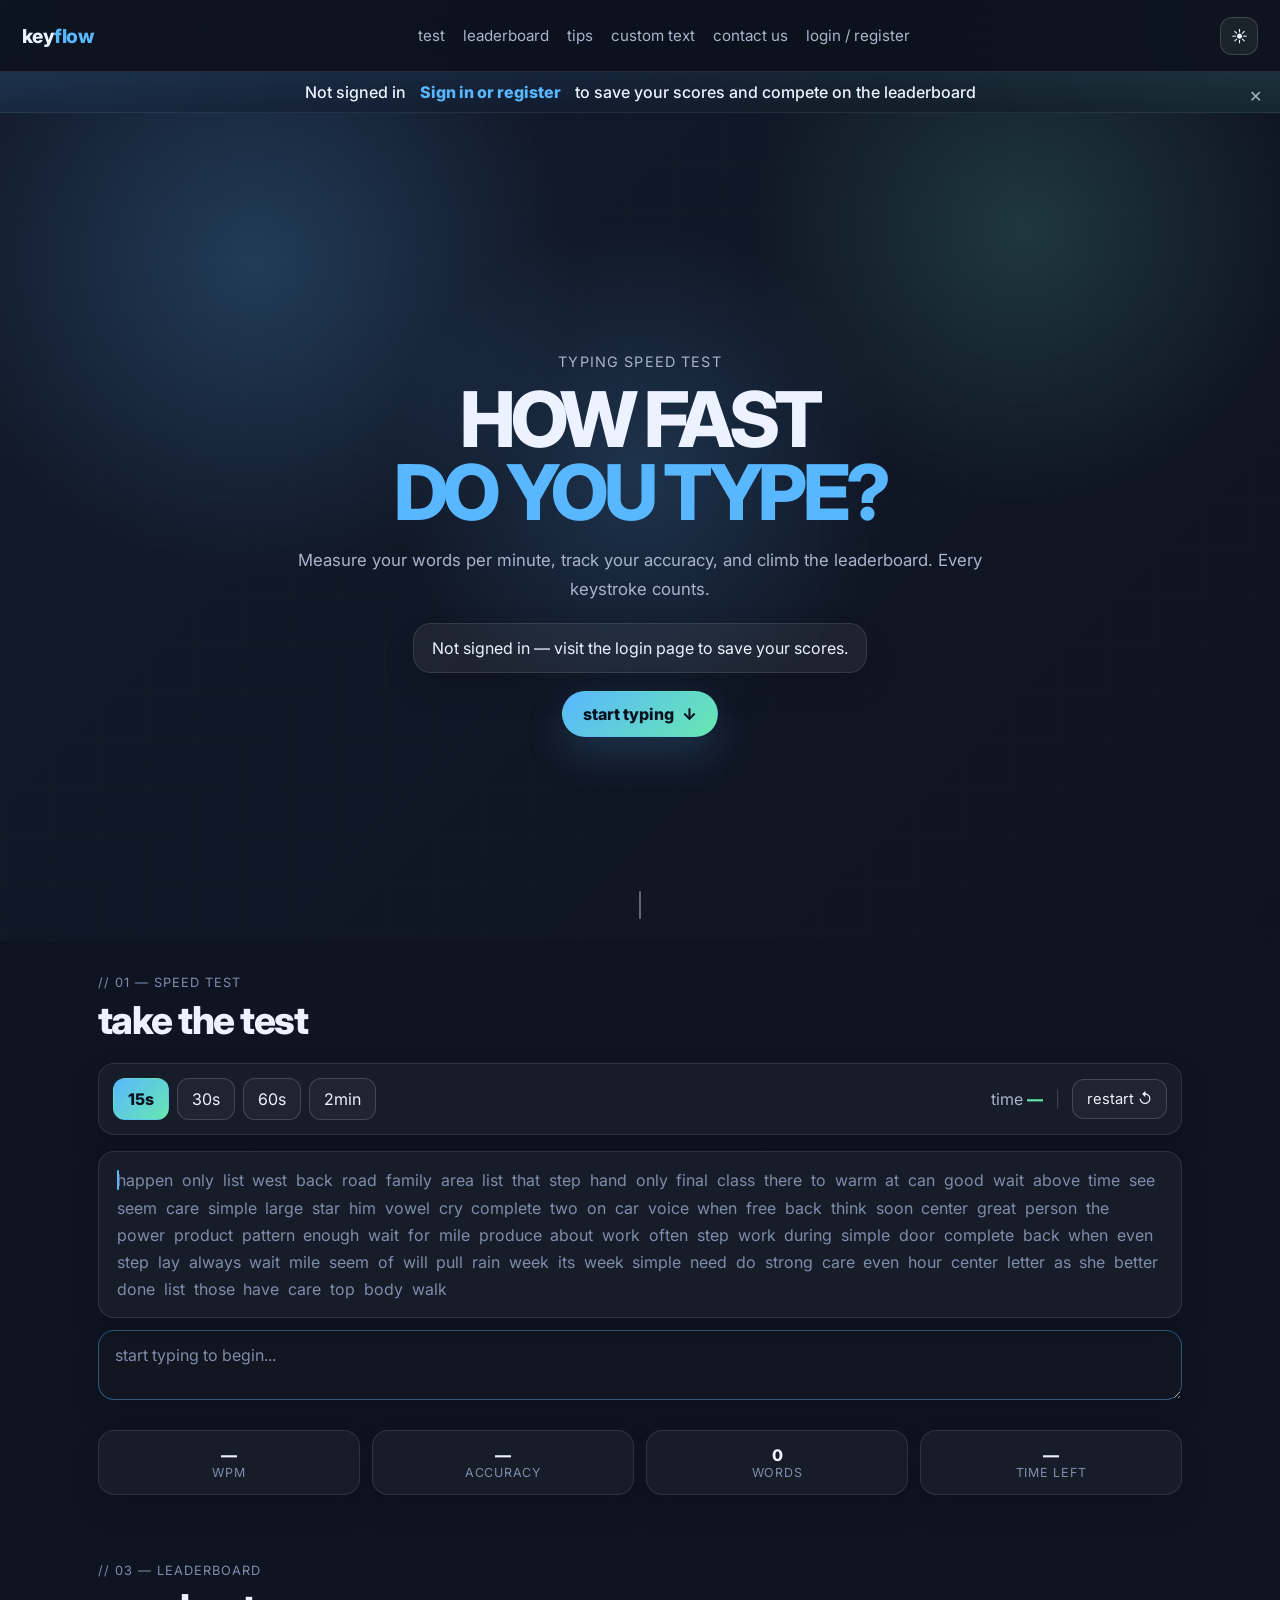
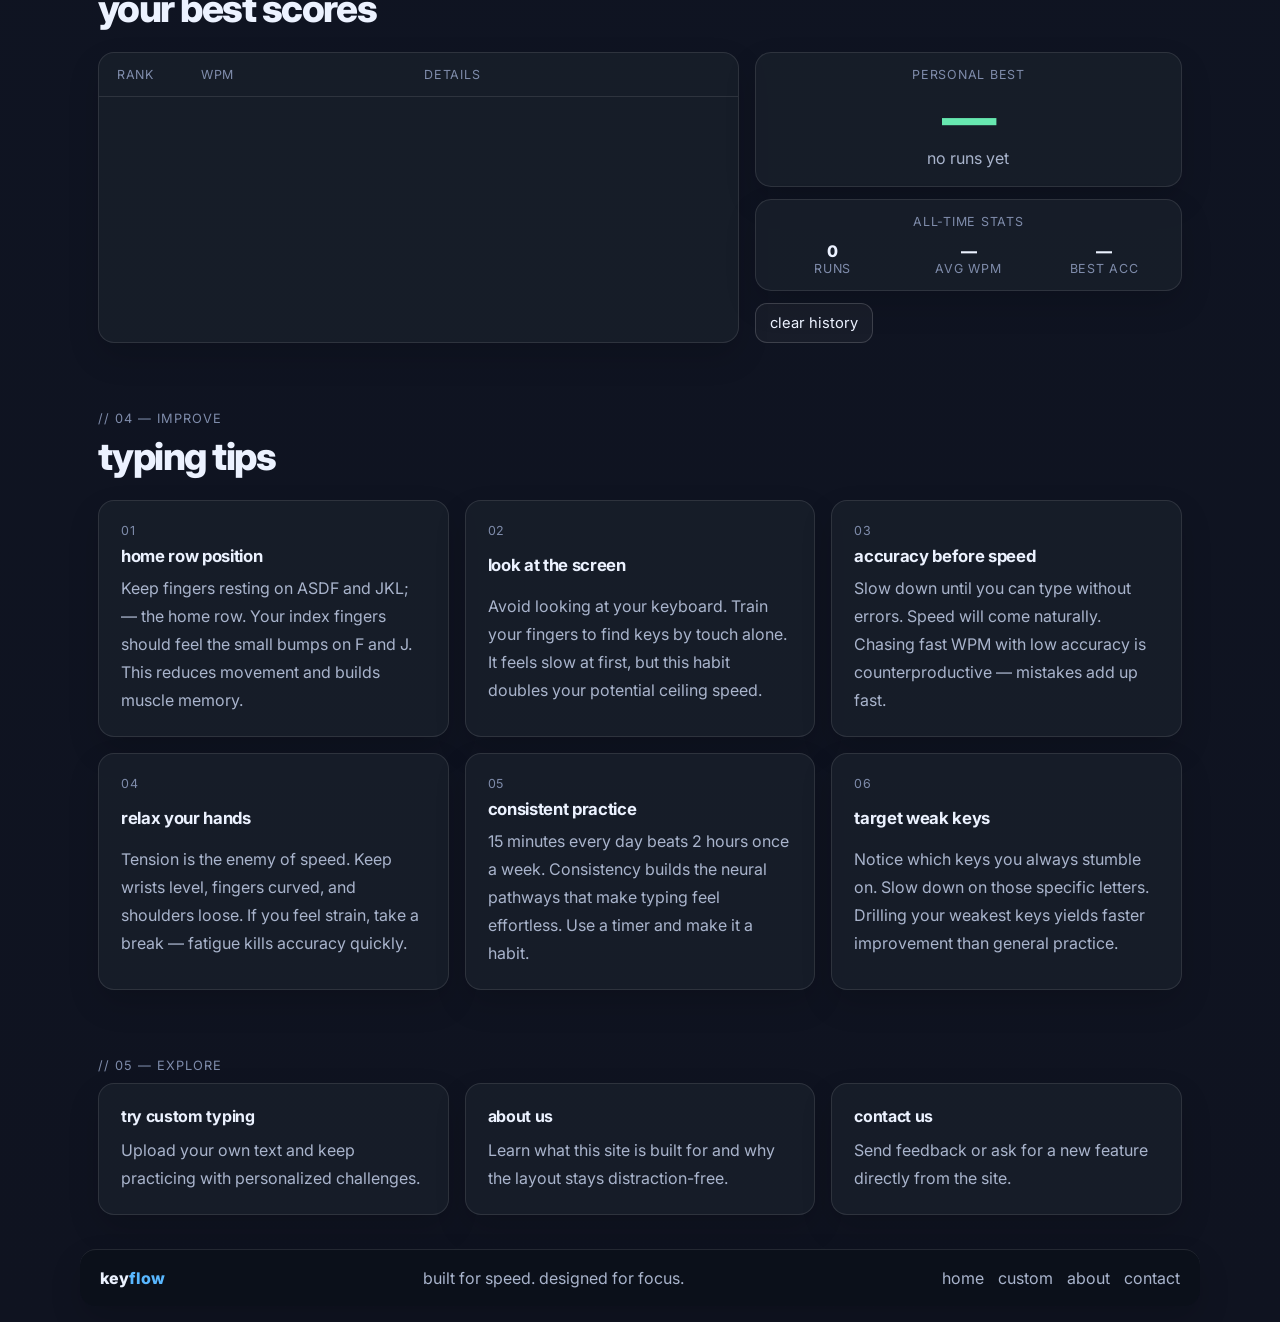
<file: index.html>
<!DOCTYPE html>
<html lang="en">
<head>
  <meta charset="UTF-8">
  <meta name="viewport" content="width=device-width, initial-scale=1.0">
  <title>keyflow — typing speed test</title>
  <link rel="preconnect" href="https://fonts.googleapis.com">
  <link rel="preconnect" href="https://fonts.gstatic.com" crossorigin>
  <link href="https://fonts.googleapis.com/css2?family=Inter:wght@300;400;500;600;700&display=swap" rel="stylesheet">
  <link rel="stylesheet" href="style.css">
</head>
<body>

  <nav>
    <div class="nav-logo">key<em>flow</em></div>
    <div id="user-menu" class="user-menu">
      <button id="user-toggle" class="user-toggle" style="display:none;">User</button>
      <div class="user-dropdown"></div>
    </div>
    <div class="nav-links">
      <a href="#test">test</a>
      <a href="#scores">leaderboard</a>
      <a href="#tips">tips</a>
      <a href="custom.html">custom text</a>

      <a href="contact.html">contact us</a>
      <a href="login.html">login / register</a>
    </div>
    <div class="nav-actions">
      <button class="theme-toggle" id="theme-toggle" aria-label="Switch theme">☀</button>
      <button class="nav-toggle" id="nav-toggle" aria-label="Toggle menu">☰</button>
    </div>
  </nav>

  <div id="login-banner" class="login-banner">
    <div class="banner-content">
      <span>Not signed in</span>
      <a href="login.html" class="banner-link">Sign in or register</a>
      <span>to save your scores and compete on the leaderboard</span>
    </div>
    <button class="banner-close" id="banner-close" aria-label="Close banner">✕</button>
  </div>

  <section id="hero">
    <div class="hero-bg">
      <div class="hero-grid"></div>
      <div class="hero-glow"></div>
    </div>
    <div class="hero-eyebrow fade-in">typing speed test</div>
    <h1 class="hero-title fade-in-2">
      <span class="line1">HOW FAST</span><br>
      <span class="line2">DO YOU TYPE?</span>
    </h1>
    <p class="hero-sub fade-in-3">Measure your words per minute, track your accuracy, and climb the leaderboard. Every keystroke counts.</p>
    <div class="note-box fade-in-3" id="user-greeting">Not signed in yet — try the login page to save progress.</div>
    <a href="#test" class="hero-cta fade-in-3">start typing <span class="arrow">↓</span></a>
    <div class="scroll-hint">
      <div class="scroll-dot"></div>
    </div>
  </section>

  <section id="test">
    <div class="section-label">// 01 — speed test</div>
    <h2 class="section-title">take the test</h2>

    <div class="test-controls">
      <div class="mode-group" id="dur-group">
        <button class="mode-btn active" data-dur="15">15s</button>
        <button class="mode-btn" data-dur="30">30s</button>
        <button class="mode-btn" data-dur="60">60s</button>
        <button class="mode-btn" data-dur="120">2min</button>
      </div>
      <div class="test-meta">
        <span>time <span class="meta-val" id="timer-display">—</span></span>
        <span class="meta-divider">|</span>
        <button class="restart-inline" id="restart-btn">restart ↺</button>
      </div>
    </div>

    <div class="word-display" id="word-display">
      <div id="words-wrap"></div>
      <div class="result-overlay" id="result-overlay">
        <div class="result-lbl">words per minute</div>
        <div class="result-wpm" id="res-wpm">—</div>
        <div class="result-details">
          <span>accuracy <strong id="res-acc">—</strong></span>
          <span>words <strong id="res-words">—</strong></span>
          <span>chars <strong id="res-chars">—</strong></span>
        </div>
        <button class="result-retry" id="result-retry">try again ↺</button>
      </div>
    </div>

    <textarea class="type-input" id="type-input"
      placeholder="start typing to begin..."
      spellcheck="false"
      autocomplete="off"
      autocorrect="off"
      autocapitalize="off"></textarea>

    <div class="stats-bar">
      <div class="stat-card"><div class="stat-val" id="s-wpm">—</div><div class="stat-lbl">WPM</div></div>
      <div class="stat-card"><div class="stat-val" id="s-acc">—</div><div class="stat-lbl">Accuracy</div></div>
      <div class="stat-card"><div class="stat-val" id="s-words">0</div><div class="stat-lbl">Words</div></div>
      <div class="stat-card"><div class="stat-val" id="s-time">—</div><div class="stat-lbl">Time Left</div></div>
    </div>
    <div class="note-box note-box--info" id="save-note" style="display:none;"></div>
   
  </section>

  <section id="scores">
    <div class="section-label">// 03 — leaderboard</div>
    <h2 class="section-title">your best scores</h2>
    <div class="scores-grid">
      <div class="scores-table">
        <div class="scores-head">
          <span>rank</span><span>wpm</span><span>details</span>
        </div>
        <div id="scores-list"></div>
      </div>
      <div class="scores-aside">
        <div class="stat-card stat-card--large">
          <div class="stat-card__label">personal best</div>
          <div class="stat-card__big" id="pb-wpm">—</div>
          <div class="stat-card__sub" id="pb-meta">no runs yet</div>
        </div>
        <div class="stat-card">
          <div class="stat-card__label">all-time stats</div>
          <div class="mini-stats">
            <div>
              <div class="mini-val" id="stat-runs">0</div>
              <div class="mini-lbl">runs</div>
            </div>
            <div>
              <div class="mini-val" id="stat-avg">—</div>
              <div class="mini-lbl">avg wpm</div>
            </div>
            <div>
              <div class="mini-val" id="stat-best-acc">—</div>
              <div class="mini-lbl">best acc</div>
            </div>
          </div>
        </div>
        <button class="btn-clear" id="clear-btn">clear history</button>
      </div>
    </div>
  </section>

  <section id="tips">
    <div class="section-label">// 04 — improve</div>
    <h2 class="section-title">typing tips</h2>
    <div class="tips-grid">
      <div class="tip-card">
        <div class="tip-num">01</div>
        <div class="tip-title">home row position</div>
        <div class="tip-body">Keep fingers resting on ASDF and JKL; — the home row. Your index fingers should feel the small bumps on F and J. This reduces movement and builds muscle memory.</div>
      </div>
      <div class="tip-card">
        <div class="tip-num">02</div>
        <div class="tip-title">look at the screen</div>
        <div class="tip-body">Avoid looking at your keyboard. Train your fingers to find keys by touch alone. It feels slow at first, but this habit doubles your potential ceiling speed.</div>
      </div>
      <div class="tip-card">
        <div class="tip-num">03</div>
        <div class="tip-title">accuracy before speed</div>
        <div class="tip-body">Slow down until you can type without errors. Speed will come naturally. Chasing fast WPM with low accuracy is counterproductive — mistakes add up fast.</div>
      </div>
      <div class="tip-card">
        <div class="tip-num">04</div>
        <div class="tip-title">relax your hands</div>
        <div class="tip-body">Tension is the enemy of speed. Keep wrists level, fingers curved, and shoulders loose. If you feel strain, take a break — fatigue kills accuracy quickly.</div>
      </div>
      <div class="tip-card">
        <div class="tip-num">05</div>
        <div class="tip-title">consistent practice</div>
        <div class="tip-body">15 minutes every day beats 2 hours once a week. Consistency builds the neural pathways that make typing feel effortless. Use a timer and make it a habit.</div>
      </div>
      <div class="tip-card">
        <div class="tip-num">06</div>
        <div class="tip-title">target weak keys</div>
        <div class="tip-body">Notice which keys you always stumble on. Slow down on those specific letters. Drilling your weakest keys yields faster improvement than general practice.</div>
      </div>
    </div>
  </section>

  <section class="page-links">
    <div class="section-label">// 05 — explore</div>
    <div class="page-links__inner">
      <a class="page-card" href="custom.html">
        <strong>try custom typing</strong>
        <span>Upload your own text and keep practicing with personalized challenges.</span>
      </a>
      <a class="page-card" href="about.html">
        <strong>about us</strong>
        <span>Learn what this site is built for and why the layout stays distraction-free.</span>
      </a>
      <a class="page-card" href="contact.html">
        <strong>contact us</strong>
        <span>Send feedback or ask for a new feature directly from the site.</span>
      </a>
    </div>
  </section>

  <footer>
    <div class="footer-logo">key<em>flow</em></div>
    <div class="footer-tagline">built for speed. designed for focus.</div>
    <div class="footer-links">
      <a href="index.html">home</a>
      <a href="custom.html">custom</a>
      <a href="about.html">about</a>
      <a href="contact.html">contact</a>
    </div>
  </footer>

  <script src="app.js"></script>
</body>
</html>
</file>
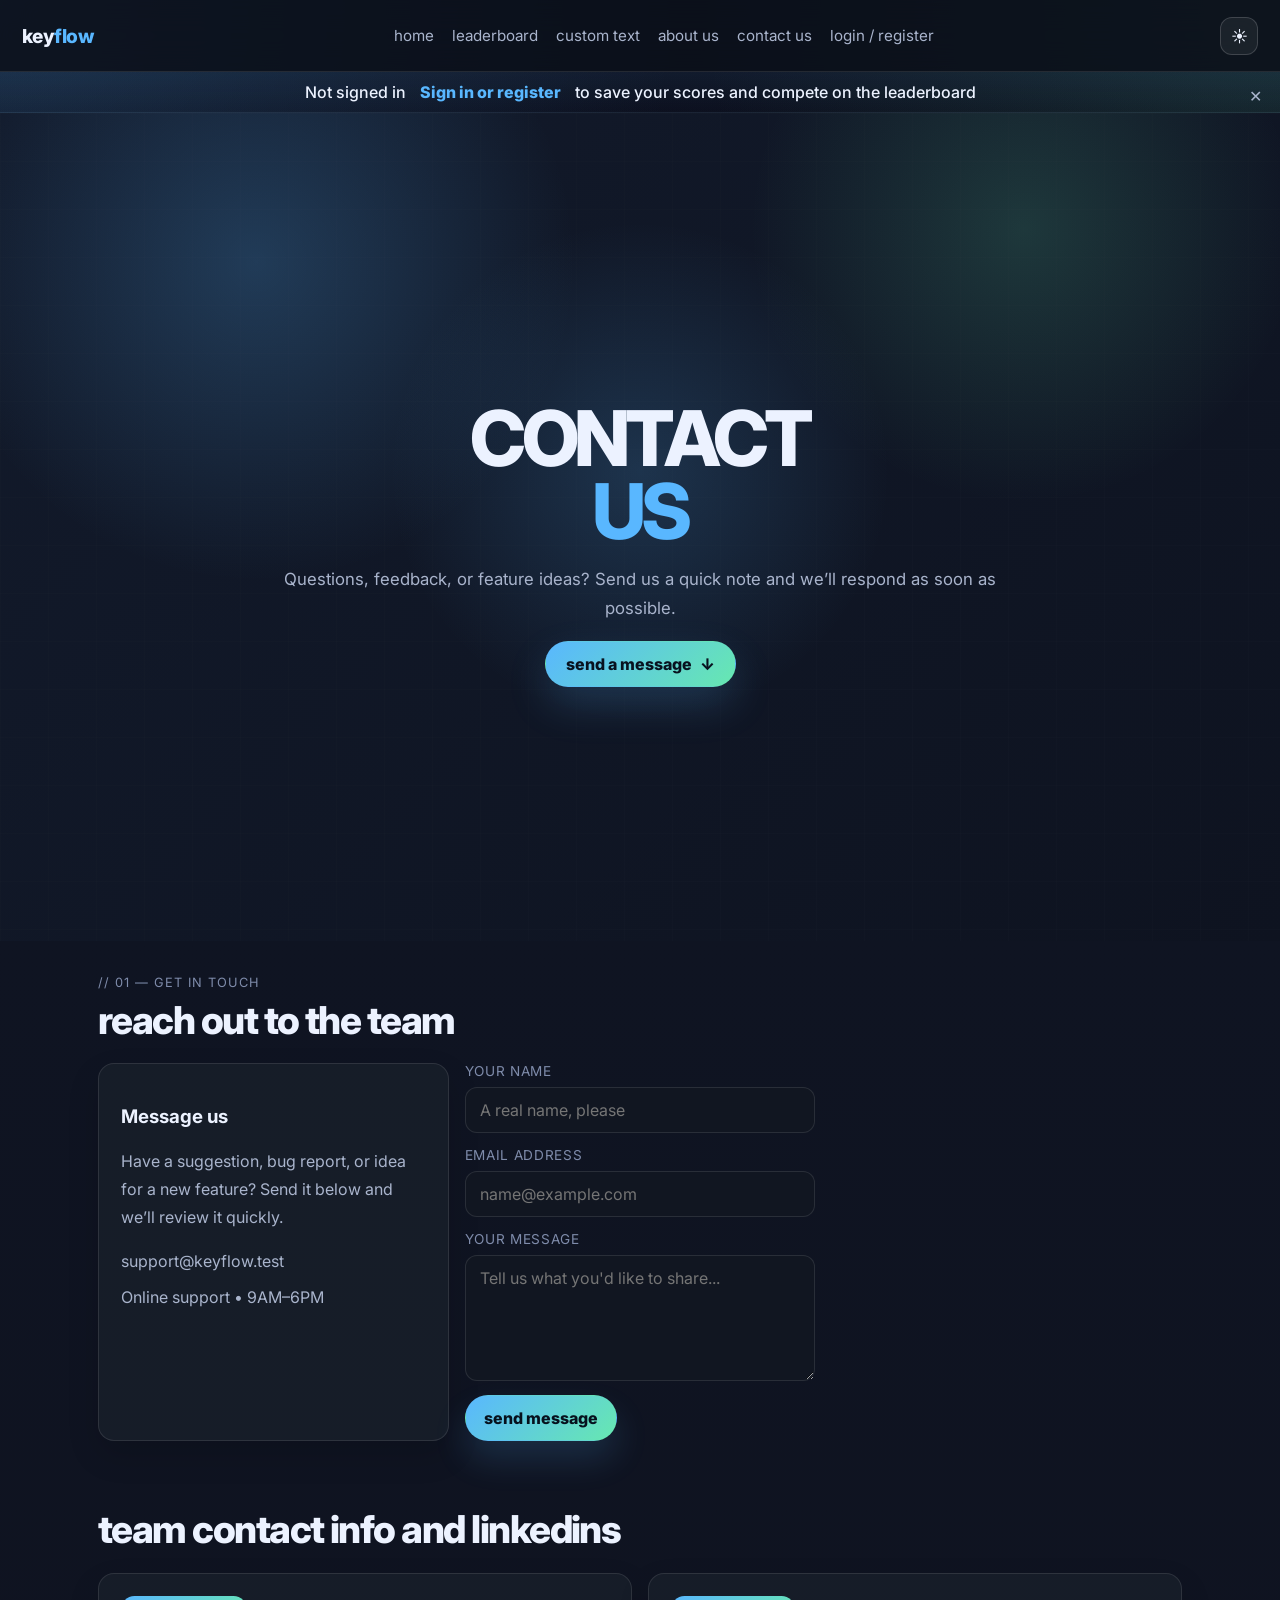
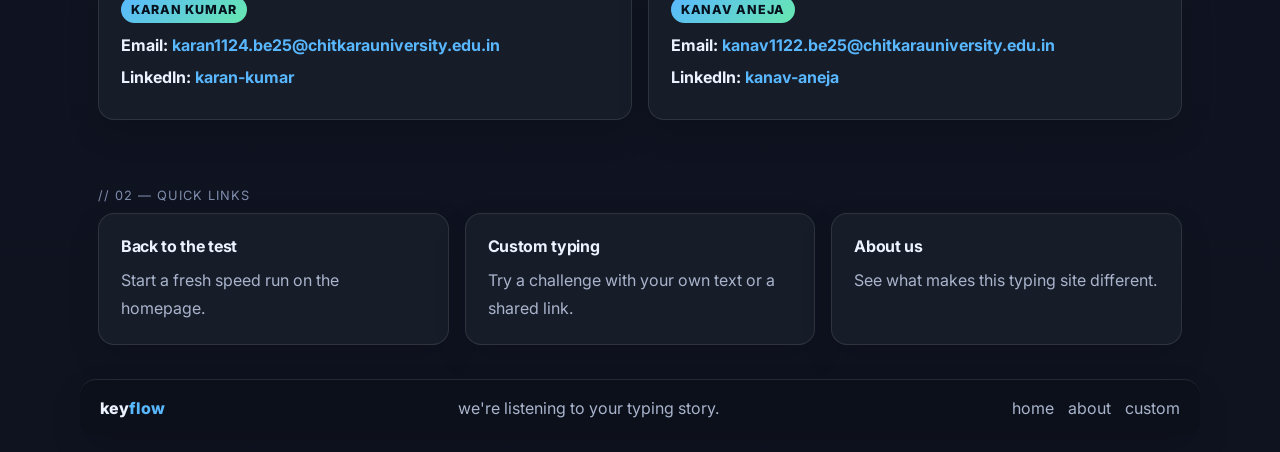
<file: contact.html>
<!DOCTYPE html>
<html lang="en">
<head>
  <meta charset="UTF-8">
  <meta name="viewport" content="width=device-width, initial-scale=1.0">
  <title>keyflow — contact us</title>
  <link rel="preconnect" href="https://fonts.googleapis.com">
  <link rel="preconnect" href="https://fonts.gstatic.com" crossorigin>
  <link href="https://fonts.googleapis.com/css2?family=Inter:wght@300;400;500;600;700&display=swap" rel="stylesheet">
  <link rel="stylesheet" href="style.css">
</head>
<body data-page="contact">
  <nav>
    <div class="nav-logo">key<em>flow</em></div>
    <div id="user-menu" class="user-menu">
      <button id="user-toggle" class="user-toggle" style="display:none;">User</button>
      <div class="user-dropdown"></div>
    </div>
    <div class="nav-links">
      <a href="index.html">home</a>
      <a href="index.html#scores">leaderboard</a>
      <a href="custom.html">custom text</a>
      <a href="about.html">about us</a>
      <a href="contact.html">contact us</a>
      <a href="login.html">login / register</a>
    </div>
    <div class="nav-actions">
      <button class="theme-toggle" id="theme-toggle" aria-label="Switch theme">☀</button>
      <button class="nav-toggle" id="nav-toggle" aria-label="Toggle menu">☰</button>
    </div>
  </nav>

  <div id="login-banner" class="login-banner">
    <div class="banner-content">
      <span>Not signed in</span>
      <a href="login.html" class="banner-link">Sign in or register</a>
      <span>to save your scores and compete on the leaderboard</span>
    </div>
    <button class="banner-close" id="banner-close" aria-label="Close banner">✕</button>
  </div>

  <section id="hero">
    <div class="hero-bg">
      <div class="hero-grid"></div>
      <div class="hero-glow"></div>
    </div>
    <h1 class="hero-title fade-in-2">
      <span class="line1">CONTACT</span><br>
      <span class="line2">US</span>
    </h1>
    <p class="hero-sub fade-in-3">Questions, feedback, or feature ideas? Send us a quick note and we’ll respond as soon as possible.</p>
    <a href="#contact-section" class="hero-cta fade-in-3">send a message <span class="arrow">↓</span></a>
  </section>

  <section id="contact-section" class="page-panel">
    <div class="section-label">// 01 — get in touch</div>
    <h2 class="section-title">reach out to the team</h2>
    <div class="contact-grid">
      <div class="contact-card">
        <h3>Message us</h3>
        <p>Have a suggestion, bug report, or idea for a new feature? Send it below and we’ll review it quickly.</p>
        <div class="contact-meta">
          <span>support@keyflow.test</span>
          <span>Online support • 9AM–6PM</span>
        </div>
      </div>
      <form class="contact-form">
        <div class="input-group">
          <label for="contact-name">your name</label>
          <input id="contact-name" type="text" placeholder="A real name, please">
        </div>
        <div class="input-group">
          <label for="contact-email">email address</label>
          <input id="contact-email" type="email" placeholder="name@example.com">
        </div>
        <div class="input-group">
          <label for="contact-message">your message</label>
          <textarea id="contact-message" rows="5" placeholder="Tell us what you'd like to share..."></textarea>
        </div>
        <button type="submit" class="btn-primary">send message</button>
      </form>
    </div>
  </section>

  <section class="highlight-panel">
    <h2 class="section-title">team contact info and linkedins</h2>
    <div class="contact-people-grid">
      <article class="contact-person-card contact-person-card--you">
        <div class="editable-pill">Karan Kumar</div>
        <p><strong>Email:</strong> <a href="mailto:karan1124.be25@chitkarauniversity.edu.in">karan1124.be25@chitkarauniversity.edu.in</a></p>
        <p><strong>LinkedIn:</strong> <a href="https://www.linkedin.com/in/karan-kumar-6462673b4/" target="_blank" rel="noopener">karan-kumar</a></p>
      </article>
      <article class="contact-person-card contact-person-card--teammate">
        <div class="editable-pill">Kanav Aneja</div>
        <p><strong>Email:</strong> <a href="mailto:kanav1122.be25@chitkarauniversity.edu.in">kanav1122.be25@chitkarauniversity.edu.in</a></p>
        <p><strong>LinkedIn:</strong> <a href="https://www.linkedin.com/in/kanav-aneja-a930693a8/" target="_blank" rel="noopener">kanav-aneja</a></p>
      </article>
    </div>
  </section>

  <!-- Removed duplicate social links panel; profiles above contain contact details. -->

  <section class="page-links">
    <div class="section-label">// 02 — quick links</div>
    <div class="page-links__inner">
      <a class="page-card" href="index.html">
        <strong>Back to the test</strong>
        <span>Start a fresh speed run on the homepage.</span>
      </a>
      <a class="page-card" href="custom.html">
        <strong>Custom typing</strong>
        <span>Try a challenge with your own text or a shared link.</span>
      </a>
      <a class="page-card" href="about.html">
        <strong>About us</strong>
        <span>See what makes this typing site different.</span>
      </a>
    </div>
  </section>

  <footer>
    <div class="footer-logo">key<em>flow</em></div>
    <div class="footer-tagline">we're listening to your typing story.</div>
    <div class="footer-links">
      <a href="index.html">home</a>
      <a href="about.html">about</a>
      <a href="custom.html">custom</a>
    </div>
  </footer>

  <script src="app.js"></script>
</body>
</html>
</file>
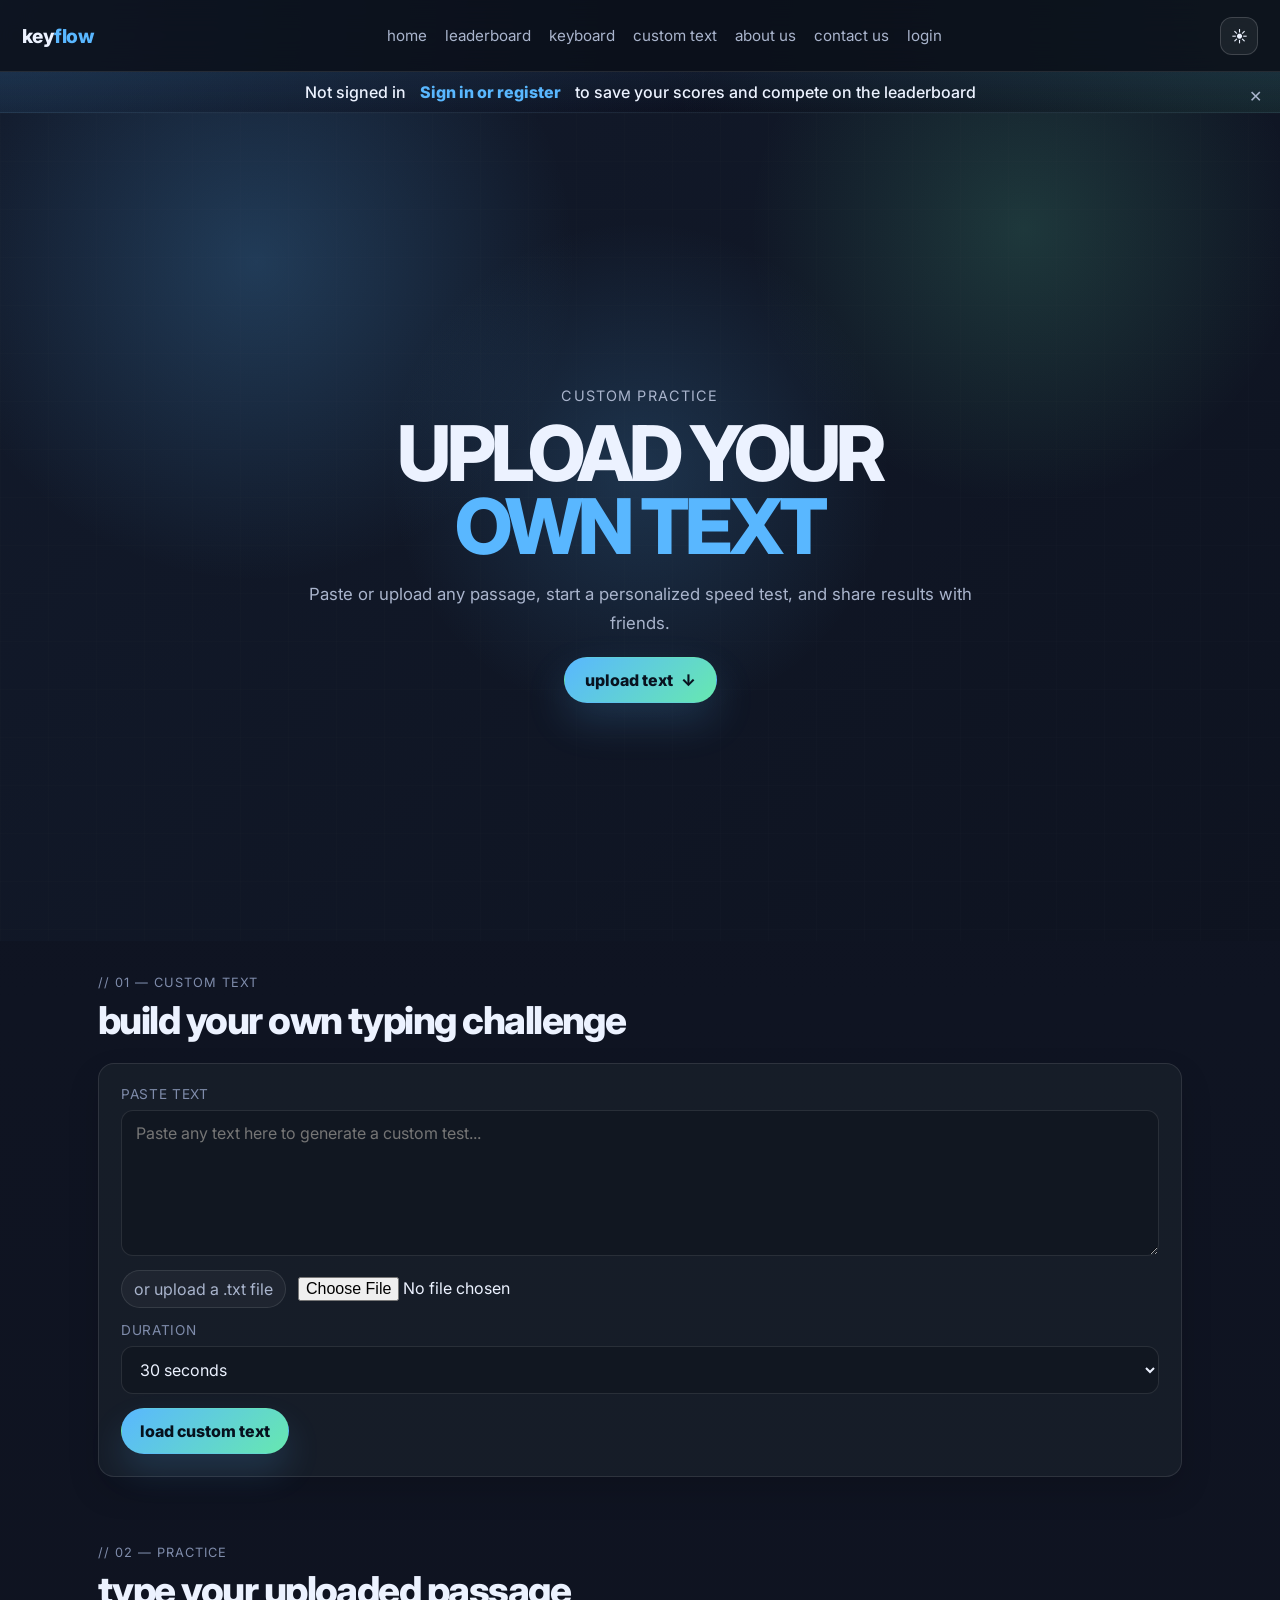
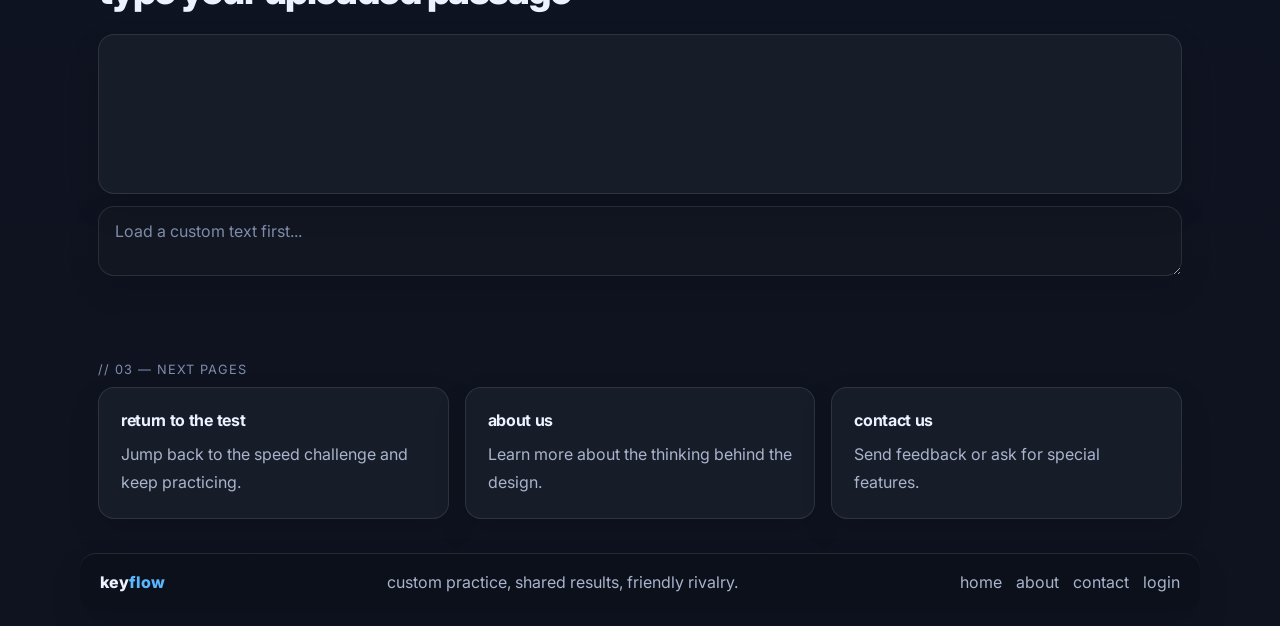
<file: custom.html>
<!DOCTYPE html>
<html lang="en">
<head>
  <meta charset="UTF-8">
  <meta name="viewport" content="width=device-width, initial-scale=1.0">
  <title>keyflow — custom text practice</title>
  <link rel="preconnect" href="https://fonts.googleapis.com">
  <link rel="preconnect" href="https://fonts.gstatic.com" crossorigin>
  <link href="https://fonts.googleapis.com/css2?family=Inter:wght@300;400;500;600;700&display=swap" rel="stylesheet">
  <link rel="stylesheet" href="style.css">
</head>
<body data-page="custom">
  <nav>
    <div class="nav-logo">key<em>flow</em></div>
    <div id="user-menu" class="user-menu">
      <button id="user-toggle" class="user-toggle" style="display:none;">User</button>
      <div class="user-dropdown"></div>
    </div>
    <div class="nav-links">
      <a href="index.html">home</a>
      <a href="index.html#scores">leaderboard</a>
      <a href="index.html#keyboard-section">keyboard</a>
      <a href="custom.html">custom text</a>
      <a href="about.html">about us</a>
      <a href="contact.html">contact us</a>
      <a href="login.html">login</a>
    </div>
    <div class="nav-actions">
      <button class="theme-toggle" id="theme-toggle" aria-label="Switch theme">☀</button>
      <button class="nav-toggle" id="nav-toggle" aria-label="Toggle menu">☰</button>
    </div>
  </nav>

  <div id="login-banner" class="login-banner">
    <div class="banner-content">
      <span>Not signed in</span>
      <a href="login.html" class="banner-link">Sign in or register</a>
      <span>to save your scores and compete on the leaderboard</span>
    </div>
    <button class="banner-close" id="banner-close" aria-label="Close banner">✕</button>
  </div>

  <section id="hero">
    <div class="hero-bg">
      <div class="hero-grid"></div>
      <div class="hero-glow"></div>
    </div>
    <div class="hero-eyebrow fade-in">custom practice</div>
    <h1 class="hero-title fade-in-2">
      <span class="line1">UPLOAD YOUR</span><br>
      <span class="line2">OWN TEXT</span>
    </h1>
    <p class="hero-sub fade-in-3">Paste or upload any passage, start a personalized speed test, and share results with friends.</p>
    <a href="#custom-section" class="hero-cta fade-in-3">upload text <span class="arrow">↓</span></a>
  </section>

  <section id="custom-section">
    <div class="section-label">// 01 — custom text</div>
    <h2 class="section-title">build your own typing challenge</h2>
    <div class="form-card">
      <div class="input-group">
        <label for="custom-text-input">paste text</label>
        <textarea id="custom-text-input" rows="6" placeholder="Paste any text here to generate a custom test..."></textarea>
      </div>
      <div class="file-row">
        <label class="status-chip">or upload a .txt file</label>
        <input id="custom-file" type="file" accept=".txt">
      </div>
      <div class="input-group">
        <label for="custom-duration">duration</label>
        <select id="custom-duration">
          <option value="15">15 seconds</option>
          <option value="30" selected>30 seconds</option>
          <option value="60">60 seconds</option>
          <option value="120">2 minutes</option>
        </select>
      </div>
      <button id="load-custom-btn" class="btn-primary">load custom text</button>
    </div>

    <div class="share-card" id="share-block" style="display:none; margin-top:1.5rem;">
      <div class="note-box" id="share-note">You can share this custom test with a link.</div>
      <button id="share-link-btn" class="btn-primary">copy share link</button>
    </div>
  </section>

  <section id="practice-section">
    <div class="section-label">// 02 — practice</div>
    <h2 class="section-title">type your uploaded passage</h2>
    <div class="word-display" id="custom-display">
      <div id="custom-words-wrap"></div>
      <div class="result-overlay" id="custom-result-overlay">
        <div class="result-lbl">words per minute</div>
        <div class="result-wpm" id="custom-res-wpm">—</div>
        <div class="result-details">
          <span>accuracy <strong id="custom-res-acc">—</strong></span>
          <span>words <strong id="custom-res-words">—</strong></span>
          <span>chars <strong id="custom-res-chars">—</strong></span>
        </div>
        <button class="result-retry" id="custom-result-retry">restart ↺</button>
      </div>
    </div>

    <textarea class="type-input" id="custom-type-input"
      placeholder="Load a custom text first..."
      spellcheck="false"
      autocomplete="off"
      autocorrect="off"
      autocapitalize="off"
      disabled></textarea>
  </section>

  <section class="page-links">
    <div class="section-label">// 03 — next pages</div>
    <div class="page-links__inner">
      <a class="page-card" href="index.html">
        <strong>return to the test</strong>
        <span>Jump back to the speed challenge and keep practicing.</span>
      </a>
      <a class="page-card" href="about.html">
        <strong>about us</strong>
        <span>Learn more about the thinking behind the design.</span>
      </a>
      <a class="page-card" href="contact.html">
        <strong>contact us</strong>
        <span>Send feedback or ask for special features.</span>
      </a>
    </div>
  </section>

  <footer>
    <div class="footer-logo">key<em>flow</em></div>
    <div class="footer-tagline">custom practice, shared results, friendly rivalry.</div>
    <div class="footer-links">
      <a href="index.html">home</a>
      <a href="about.html">about</a>
      <a href="contact.html">contact</a>
      <a href="login.html">login</a>
    </div>
  </footer>

  <script src="app.js"></script>
</body>
</html>
</file>
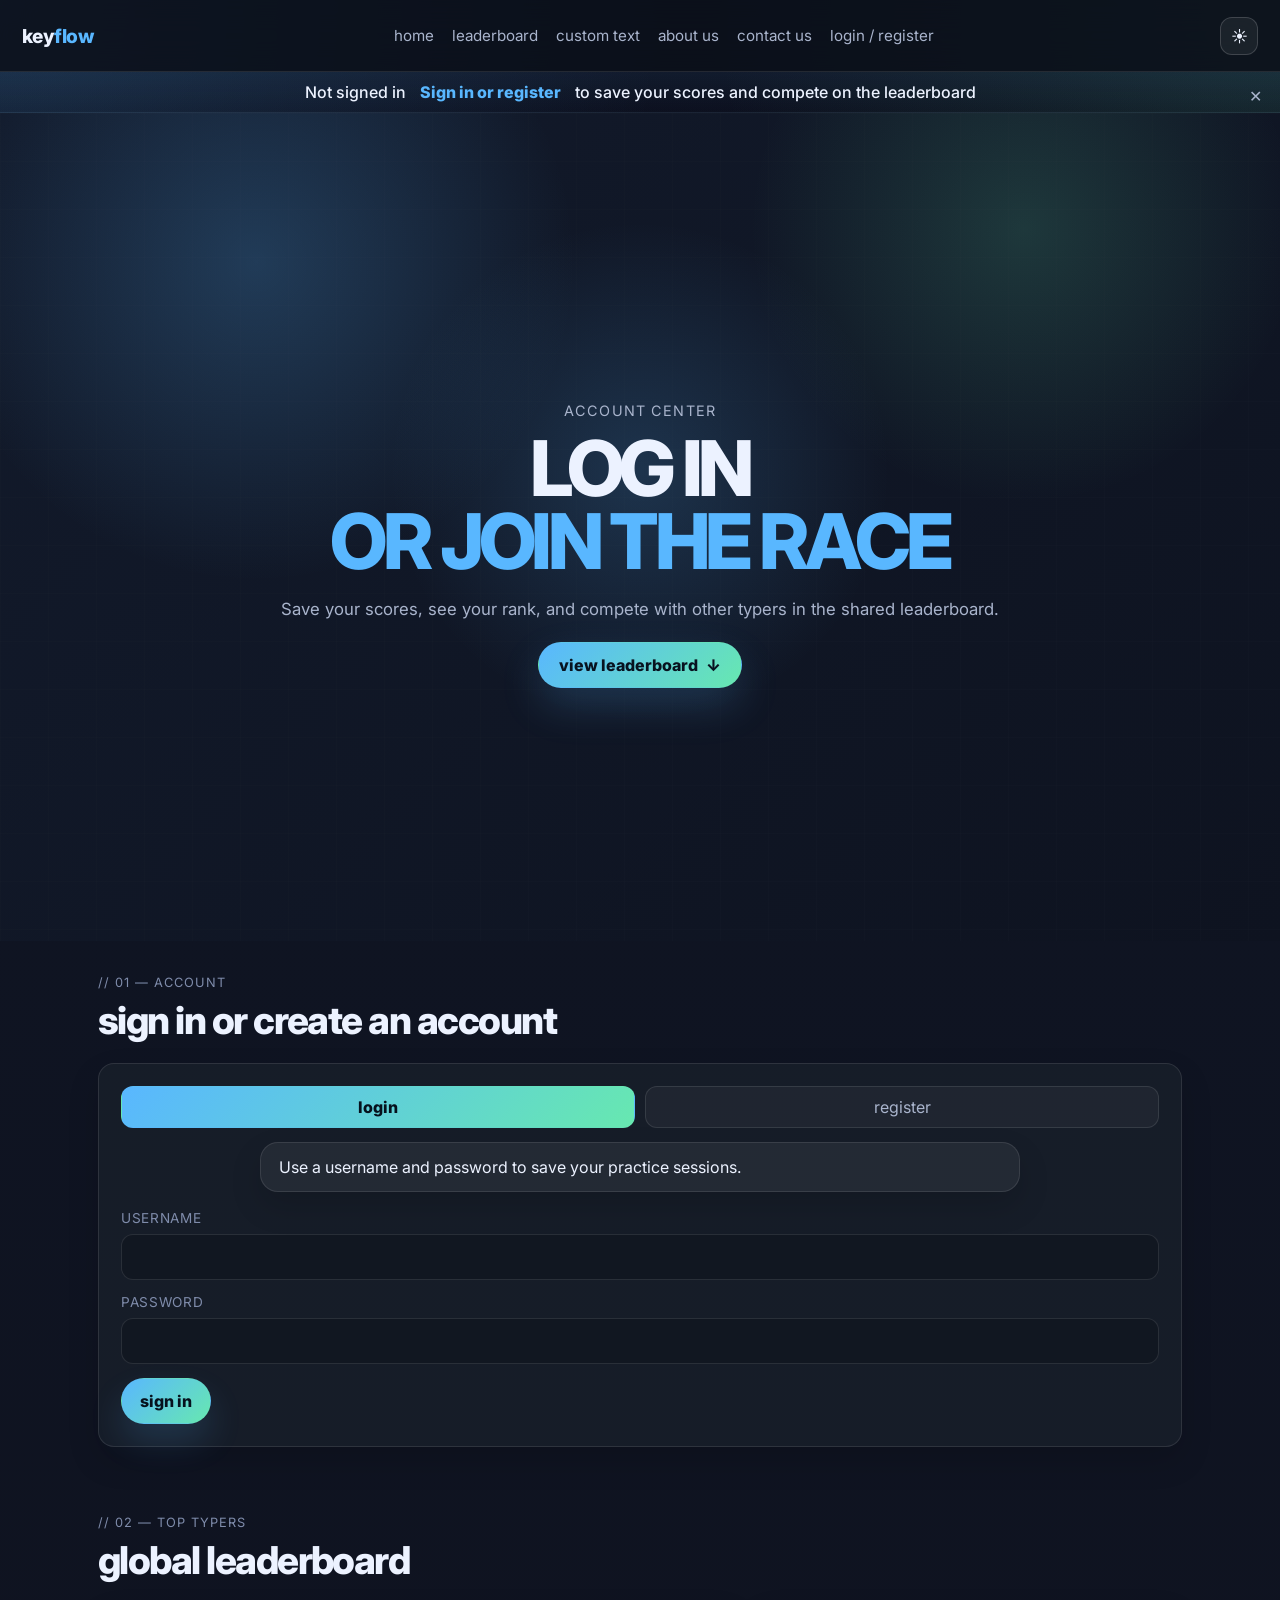
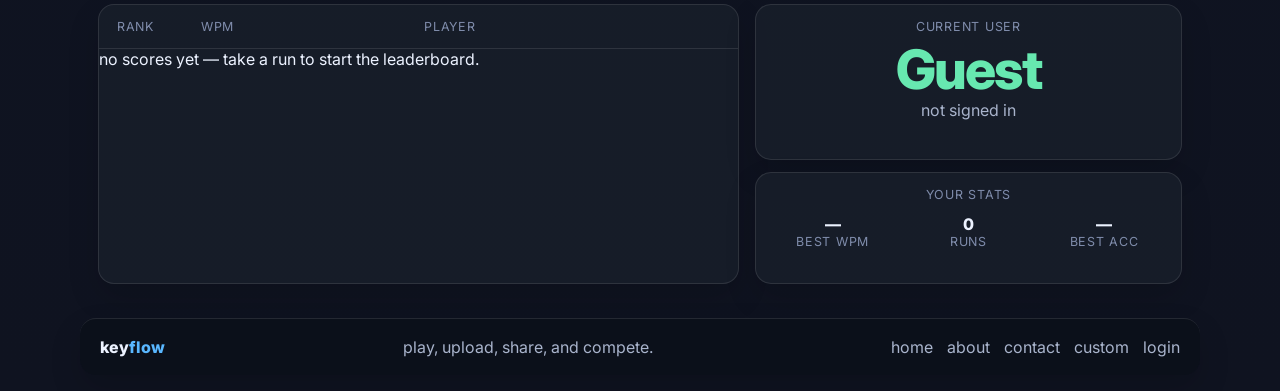
<file: login.html>
<!DOCTYPE html>
<html lang="en">
<head>
  <meta charset="UTF-8">
  <meta name="viewport" content="width=device-width, initial-scale=1.0">
  <title>keyflow — login / register</title>
  <link rel="preconnect" href="https://fonts.googleapis.com">
  <link rel="preconnect" href="https://fonts.gstatic.com" crossorigin>
  <link href="https://fonts.googleapis.com/css2?family=Inter:wght@300;400;500;600;700&display=swap" rel="stylesheet">
  <link rel="stylesheet" href="style.css">
</head>
<body data-page="auth">
  <nav>
    <div class="nav-logo">key<em>flow</em></div>
    <div id="user-menu" class="user-menu">
      <button id="user-toggle" class="user-toggle" style="display:none;">User</button>
      <div class="user-dropdown"></div>
    </div>
    <div class="nav-links">
      <a href="index.html">home</a>
      <a href="index.html#scores">leaderboard</a>
      <a href="custom.html">custom text</a>
      <a href="about.html">about us</a>
      <a href="contact.html">contact us</a>
      <a href="login.html">login / register</a>
    </div>
    <div class="nav-actions">
      <button class="theme-toggle" id="theme-toggle" aria-label="Switch theme">☀</button>
      <button class="nav-toggle" id="nav-toggle" aria-label="Toggle menu">☰</button>
    </div>
  </nav>

  <div id="login-banner" class="login-banner">
    <div class="banner-content">
      <span>Not signed in</span>
      <a href="login.html" class="banner-link">Sign in or register</a>
      <span>to save your scores and compete on the leaderboard</span>
    </div>
    <button class="banner-close" id="banner-close" aria-label="Close banner">✕</button>
  </div>

  <section id="hero">
    <div class="hero-bg">
      <div class="hero-grid"></div>
      <div class="hero-glow"></div>
    </div>
    <div class="hero-eyebrow fade-in">account center</div>
    <h1 class="hero-title fade-in-2">
      <span class="line1">LOG IN</span><br>
      <span class="line2">OR JOIN THE RACE</span>
    </h1>
    <p class="hero-sub fade-in-3">Save your scores, see your rank, and compete with other typers in the shared leaderboard.</p>
    <a href="index.html#scores" class="hero-cta fade-in-3">view leaderboard <span class="arrow">↓</span></a>
  </section>

  <section id="auth-section">
    <div class="section-label">// 01 — account</div>
    <h2 class="section-title">sign in or create an account</h2>
    <div class="auth-card">
      <div class="auth-tabs">
        <div class="auth-tab active" data-tab="login">login</div>
        <div class="auth-tab" data-tab="register">register</div>
      </div>
      <div id="auth-message" class="note-box">Use a username and password to save your practice sessions.</div>
      <form id="login-form" class="auth-form">
        <div class="input-group">
          <label for="login-user">username</label>
          <input id="login-user" type="text" autocomplete="username">
        </div>
        <div class="input-group">
          <label for="login-pass">password</label>
          <input id="login-pass" type="password" autocomplete="current-password">
        </div>
        <button type="submit" class="btn-primary">sign in</button>
      </form>
      <form id="register-form" class="auth-form" style="display:none;">
        <div class="input-group">
          <label for="register-user">username</label>
          <input id="register-user" type="text" autocomplete="username">
        </div>
        <div class="input-group">
          <label for="register-pass">password</label>
          <input id="register-pass" type="password" autocomplete="new-password">
        </div>
        <button type="submit" class="btn-primary">create account</button>
      </form>
    </div>
  </section>

  <section id="board-preview">
    <div class="section-label">// 02 — top typers</div>
    <h2 class="section-title">global leaderboard</h2>
    <div class="scores-grid">
      <div class="scores-table">
        <div class="scores-head">
          <span>rank</span><span>wpm</span><span>player</span>
        </div>
        <div id="leaderboard-list"></div>
      </div>
      <div class="scores-aside">
        <div class="stat-card stat-card--large">
          <div class="stat-card__label">current user</div>
          <div class="stat-card__big" id="profile-name">Guest</div>
          <div class="stat-card__sub" id="profile-meta">not signed in</div>
        </div>
        <div class="stat-card">
          <div class="stat-card__label">your stats</div>
          <div class="mini-stats">
            <div>
              <div class="mini-val" id="profile-best">—</div>
              <div class="mini-lbl">best WPM</div>
            </div>
            <div>
              <div class="mini-val" id="profile-runs">0</div>
              <div class="mini-lbl">runs</div>
            </div>
            <div>
              <div class="mini-val" id="profile-acc">—</div>
              <div class="mini-lbl">best acc</div>
            </div>
          </div>
        </div>
      </div>
    </div>
  </section>

  <footer>
    <div class="footer-logo">key<em>flow</em></div>
    <div class="footer-tagline">play, upload, share, and compete.</div>
    <div class="footer-links">
      <a href="index.html">home</a>
      <a href="about.html">about</a>
      <a href="contact.html">contact</a>
      <a href="custom.html">custom</a>
      <a href="login.html">login</a>
    </div>
  </footer>

  <script src="app.js"></script>
</body>
</html>
</file>
<file: style.css>
:root {
  --bg: #0f1320;
  --surface: rgba(24, 30, 42, 0.9);
  --surface-strong: rgba(18, 23, 34, 0.96);
  --surface-soft: rgba(255, 255, 255, 0.04);
  --nav-bg: rgba(12, 16, 26, 0.82);
  --border: rgba(255, 255, 255, 0.10);
  --border-strong: rgba(255, 255, 255, 0.16);
  --text: #ecf2ff;
  --muted: #a9b4cc;
  --muted-strong: #7f8cab;
  --accent: #67e8b0;
  --accent-2: #59b7ff;
  --accent-3: #8b8cff;
  --danger: #ef6a77;
  --shadow: 0 20px 50px rgba(0, 0, 0, 0.20);
  --shadow-soft: 0 14px 32px rgba(0, 0, 0, 0.14);
  --radius-sm: 10px;
  --radius-md: 16px;
  --radius-lg: 24px;
  --max-width: 1120px;
  --sans: 'Inter', Arial, Helvetica, sans-serif;
  --mono: 'Courier New', monospace;
}

[data-theme="light"] {
  --bg: #f5f8ff;
  --surface: rgba(255, 255, 255, 0.92);
  --surface-strong: rgba(255, 255, 255, 0.98);
  --surface-soft: rgba(16, 33, 57, 0.04);
  --nav-bg: rgba(250, 252, 255, 0.84);
  --border: rgba(16, 33, 57, 0.10);
  --border-strong: rgba(16, 33, 57, 0.16);
  --text: #14213a;
  --muted: #5c6b87;
  --muted-strong: #6e7d9c;
  --accent: #3dcf9a;
  --accent-2: #469df4;
  --accent-3: #7c7df5;
  --danger: #d84f5c;
  --shadow: 0 20px 50px rgba(18, 30, 60, 0.10);
  --shadow-soft: 0 14px 32px rgba(18, 30, 60, 0.08);
}

* {
  box-sizing: border-box;
}

html {
  scroll-behavior: smooth;
}

body {
  margin: 0;
  min-height: 100vh;
  overflow-x: hidden;
  font-family: var(--sans);
  color: var(--text);
  background:
    radial-gradient(circle at top left, rgba(89, 183, 255, 0.16), transparent 28%),
    radial-gradient(circle at top right, rgba(103, 232, 176, 0.12), transparent 24%),
    linear-gradient(180deg, #0d1120 0%, #0f1422 45%, var(--bg) 100%);
  padding-top: 72px;
}

body::before {
  content: "";
  position: fixed;
  inset: 0;
  pointer-events: none;
  background-image: linear-gradient(rgba(255,255,255,0.025) 1px, transparent 1px), linear-gradient(90deg, rgba(255,255,255,0.025) 1px, transparent 1px);
  background-size: 42px 42px;
  mask-image: linear-gradient(180deg, rgba(0,0,0,0.35), transparent 80%);
  opacity: 0.45;
}

a {
  color: inherit;
  text-decoration: none;
}

a:hover {
  text-decoration: none;
}

button,
input,
textarea,
select {
  font: inherit;
}

button {
  cursor: pointer;
}

nav {
  position: fixed;
  top: 0;
  left: 0;
  right: 0;
  z-index: 100;
  display: flex;
  align-items: center;
  justify-content: space-between;
  gap: 16px;
  min-height: 72px;
  padding: 0 22px;
  background: var(--nav-bg);
  border-bottom: 1px solid var(--border);
  backdrop-filter: blur(18px);
}

.nav-logo {
  flex: 0 0 auto;
  font-size: 1.2rem;
  font-weight: 800;
  letter-spacing: -0.03em;
  color: var(--text);
}

.nav-logo em,
.footer-logo em {
  font-style: normal;
  color: var(--accent-2);
}

.nav-links {
  display: flex;
  align-items: center;
  justify-content: center;
  gap: 18px;
  flex: 1;
  min-width: 0;
}

.nav-links a {
  color: var(--muted);
  font-size: 0.95rem;
  white-space: nowrap;
  transition: color .2s ease, opacity .2s ease;
}

.nav-links a:hover,
.nav-links a:focus-visible {
  color: var(--text);
}

.nav-actions {
  display: flex;
  align-items: center;
  gap: 10px;
  flex: 0 0 auto;
}

.theme-toggle,
.nav-toggle {
  width: 38px;
  height: 38px;
  border-radius: 12px;
  border: 1px solid var(--border-strong);
  color: var(--text);
  background: rgba(255,255,255,0.06);
  display: inline-flex;
  align-items: center;
  justify-content: center;
  transition: transform .2s ease, background .2s ease, border-color .2s ease;
}

.theme-toggle:hover,
.nav-toggle:hover {
  transform: translateY(-1px);
  background: rgba(89, 183, 255, 0.14);
  border-color: rgba(89, 183, 255, 0.32);
}

.nav-toggle {
  display: none;
}

/* Login banner: theme-aware, centered, and wraps content */
.login-banner {
  width: 100%;
  background: linear-gradient(180deg, rgba(89,183,255,0.06), transparent);
  border-bottom: 1px solid rgba(255,255,255,0.04);
  padding: 10px 18px;
  position: relative;
  z-index: 90;
  display: flex;
  justify-content: center;
}
.login-banner .banner-content {
  width: min(var(--max-width), calc(100% - 36px));
  display: flex;
  gap: 10px;
  align-items: center;
  justify-content: center;
  flex-wrap: wrap;
  color: var(--text);
  font-weight: 500;
  text-align: center;
}
.login-banner .banner-link {
  color: var(--accent-2);
  font-weight: 800;
  margin: 0 4px;
}
.login-banner .banner-close {
  position: absolute;
  right: 12px;
  top: 8px;
  background: transparent;
  border: none;
  color: var(--muted);
  font-size: 16px;
  padding: 6px;
  border-radius: 8px;
}
.login-banner .banner-close:hover {
  background: rgba(255,255,255,0.04);
}

[data-theme="light"] .login-banner {
  background: linear-gradient(180deg, rgba(70,157,244,0.06), transparent);
  border-bottom: 1px solid rgba(16,33,57,0.06);
}
[data-theme="light"] .login-banner .banner-close {
  color: var(--muted-strong);
}
section,
.page-panel,
.highlight-panel,
.page-links {
  width: min(var(--max-width), calc(100% - 24px));
  margin-left: auto;
  margin-right: auto;
}

section {
  padding: 42px 18px;
}

#hero {
  width: 100vw;
  max-width: none;
  margin-left: calc(50% - 50vw);
  margin-right: calc(50% - 50vw);
  min-height: calc(100vh - 72px);
  display: flex;
  flex-direction: column;
  align-items: center;
  justify-content: center;
  text-align: center;
  padding: 92px 20px 56px;
  position: relative;
  overflow: hidden;
  background:
    radial-gradient(circle at 20% 18%, rgba(89, 183, 255, 0.22), transparent 26%),
    radial-gradient(circle at 80% 14%, rgba(103, 232, 176, 0.16), transparent 22%),
    linear-gradient(135deg, #121a2b 0%, #0e1320 100%);
}

[data-theme="light"] #hero {
  background:
    radial-gradient(circle at 20% 18%, rgba(89, 183, 255, 0.14), transparent 24%),
    radial-gradient(circle at 80% 14%, rgba(103, 232, 176, 0.10), transparent 20%),
    linear-gradient(135deg, #f8fbff 0%, #eef3ff 100%);
}

.hero-bg {
  position: absolute;
  inset: 0;
  pointer-events: none;
}

.hero-grid {
  position: absolute;
  inset: 0;
  background-image: linear-gradient(rgba(255,255,255,0.06) 1px, transparent 1px), linear-gradient(90deg, rgba(255,255,255,0.06) 1px, transparent 1px);
  background-size: 48px 48px;
  opacity: 0.15;
}

.hero-glow {
  position: absolute;
  left: 50%;
  top: 12%;
  width: 520px;
  height: 520px;
  transform: translateX(-50%);
  background: radial-gradient(circle, rgba(89, 183, 255, 0.18) 0%, transparent 68%);
}

.hero-eyebrow {
  position: relative;
  z-index: 1;
  margin-bottom: 14px;
  color: var(--muted);
  font-size: .9rem;
  letter-spacing: .08em;
  text-transform: uppercase;
}

.hero-title {
  position: relative;
  z-index: 1;
  margin: 0 auto 16px;
  width: min(820px, 100%);
  font-size: clamp(2.5rem, 7vw, 4.8rem);
  line-height: .95;
  font-weight: 800;
  letter-spacing: -0.06em;
  color: var(--text);
  text-wrap: balance;
}

.hero-title .line2 {
  color: var(--accent-2);
}

.hero-sub {
  position: relative;
  z-index: 1;
  max-width: 720px;
  margin: 0 auto 18px;
  color: var(--muted);
  font-size: 1.05rem;
  line-height: 1.75;
}

.note-box {
  position: relative;
  z-index: 1;
  max-width: 760px;
  margin: 0 auto 18px;
  padding: 14px 18px;
  color: var(--text);
  border: 1px solid var(--border);
  border-radius: 18px;
  background: rgba(255,255,255,0.06);
  box-shadow: var(--shadow-soft);
}

.note-box--info {
  background: rgba(89, 183, 255, 0.10);
  border-color: rgba(89, 183, 255, 0.22);
}

.hero-cta {
  position: relative;
  z-index: 1;
  display: inline-flex;
  align-items: center;
  gap: 8px;
  padding: 12px 20px;
  border-radius: 999px;
  border: 1px solid transparent;
  background: linear-gradient(135deg, var(--accent-2), var(--accent));
  color: #08121f;
  font-weight: 800;
  box-shadow: 0 18px 40px rgba(89, 183, 255, 0.18);
}

.hero-cta .arrow {
  transition: transform .2s ease;
}

.hero-cta:hover .arrow {
  transform: translateY(2px);
}

.scroll-hint {
  position: absolute;
  left: 50%;
  bottom: 22px;
  transform: translateX(-50%);
  z-index: 1;
}

.scroll-dot {
  width: 2px;
  height: 28px;
  background: rgba(255,255,255,0.35);
  border-radius: 999px;
}

.section-label {
  margin-bottom: 10px;
  color: var(--muted-strong);
  font-size: .8rem;
  letter-spacing: .08em;
  text-transform: uppercase;
}

.section-title {
  margin: 0 0 22px;
  color: var(--text);
  font-size: clamp(1.7rem, 3vw, 2.6rem);
  line-height: 1.08;
  font-weight: 800;
  letter-spacing: -0.04em;
}

.section-title.small {
  font-size: clamp(1.3rem, 2vw, 1.7rem);
  margin-bottom: 12px;
}

.page-copy,
.weak-copy,
.about-card p,
.contact-card p,
.social-card p,
.highlight-box p,
.tip-body,
.stat-card__sub,
.score-meta,
.page-card span,
.contact-meta span {
  color: var(--muted);
  line-height: 1.75;
}

.page-panel,
.highlight-panel,
.page-links,
#test,
#scores,
#tips,
#custom-section,
#practice-section,
#auth-section,
#board-preview,
#contact-section,
#about-section {
  padding-top: 34px;
  padding-bottom: 34px;
}

.page-panel,
.highlight-panel,
.page-links {
  max-width: var(--max-width);
}

.page-card,
.about-card,
.contact-card,
.highlight-box,
.social-card,
.stat-card,
.stat-card--large,
.scores-table,
.word-display,
.type-input,
.auth-card,
.form-card,
.share-card,
.weak-words-panel,
.tip-card {
  background: var(--surface);
  border: 1px solid var(--border);
  border-radius: var(--radius-md);
  box-shadow: var(--shadow-soft);
}

.page-card,
.about-card,
.contact-card,
.highlight-box,
.social-card,
.tip-card {
  padding: 22px;
}

.highlight-box--editable,
.contact-person-card {
  position: relative;
  overflow: hidden;
}

.highlight-box--editable {
  border-color: rgba(89, 183, 255, 0.30);
  box-shadow: 0 22px 46px rgba(89, 183, 255, 0.10);
}

.contact-people-grid {
  display: grid;
  grid-template-columns: repeat(2, minmax(0, 1fr));
  gap: 16px;
  margin-top: 18px;
}

.contact-person-card {
  padding: 22px;
  border-radius: var(--radius-md);
  border: 1px solid var(--border);
  background: var(--surface);
  box-shadow: var(--shadow-soft);
}
.contact-person-card p {
  margin: 8px 0;
  color: var(--muted);
  line-height: 1.5;
}
.contact-person-card a {
  color: var(--accent-2);
  font-weight: 700;
  text-decoration: none;
}
.contact-person-card a:hover {
  text-decoration: underline;
}
.contact-person-card .editable-pill {
  background: linear-gradient(135deg, var(--accent-2), var(--accent));
  color: #06111d;
  display: inline-block;
  padding: 6px 10px;
  border-radius: 999px;
  font-weight: 800;
  margin-bottom: 10px;
}

.editable-pill {
  display: inline-flex;
  align-items: center;
  margin-bottom: 14px;
  padding: 6px 10px;
  border-radius: 999px;
  color: #07111c;
  background: linear-gradient(135deg, var(--accent-2), var(--accent));
  font-size: .78rem;
  font-weight: 800;
  letter-spacing: .06em;
  text-transform: uppercase;
}

.contact-person-card h3 {
  margin: 0 0 12px;
  font-size: 1.15rem;
}

.contact-person-card p {
  margin: 0 0 8px;
  color: var(--muted);
}

.contact-person-card strong {
  color: var(--text);
}

.page-links__inner,
.about-grid,
.contact-grid,
.social-grid,
.scores-grid,
.tips-grid {
  display: grid;
  gap: 16px;
}

.page-links__inner {
  grid-template-columns: repeat(3, minmax(0, 1fr));
}

.page-card {
  display: flex;
  flex-direction: column;
  gap: 10px;
  transition: transform .2s ease, border-color .2s ease, box-shadow .2s ease, background .2s ease;
}

.page-card strong {
  font-size: 1rem;
  letter-spacing: -0.02em;
}

.page-card:hover,
.page-card:focus-visible {
  transform: translateY(-2px);
  border-color: rgba(89, 183, 255, 0.40);
  box-shadow: 0 22px 42px rgba(89, 183, 255, 0.12);
}

.about-grid,
.contact-grid,
.social-grid {
  grid-template-columns: repeat(3, minmax(0, 1fr));
  margin-top: 18px;
}

.highlight-box ul {
  margin: 12px 0 0;
  padding-left: 18px;
  color: var(--muted);
}

.highlight-cta {
  margin-top: 12px;
  color: var(--accent-2);
  font-weight: 700;
}

.test-controls {
  display: flex;
  align-items: center;
  justify-content: space-between;
  gap: 14px;
  flex-wrap: wrap;
  margin-bottom: 16px;
  padding: 14px;
  border: 1px solid var(--border);
  border-radius: var(--radius-md);
  background: var(--surface);
  box-shadow: var(--shadow-soft);
}

.mode-group {
  display: flex;
  flex-wrap: wrap;
  gap: 8px;
}

.mode-btn,
.restart-inline,
.btn-clear,
.result-retry {
  border: 1px solid var(--border-strong);
  border-radius: 12px;
  background: rgba(255,255,255,0.04);
  color: var(--text);
  padding: 10px 14px;
  transition: transform .2s ease, border-color .2s ease, background .2s ease;
}

.mode-btn:hover,
.restart-inline:hover,
.btn-clear:hover,
.result-retry:hover {
  transform: translateY(-1px);
  border-color: rgba(89, 183, 255, 0.35);
  background: rgba(89, 183, 255, 0.08);
}

.mode-btn.active {
  background: linear-gradient(135deg, var(--accent-2), var(--accent));
  border-color: transparent;
  color: #08121f;
  font-weight: 800;
}

.test-meta {
  display: flex;
  align-items: center;
  gap: 12px;
  color: var(--muted);
}

.meta-val {
  color: var(--accent);
  font-weight: 800;
}

.meta-divider {
  color: var(--border-strong);
}

.word-display {
  position: relative;
  min-height: 160px;
  margin-bottom: 12px;
  padding: 18px;
  overflow: hidden;
  display: flex;
  align-items: flex-start;
}

#words-wrap {
  width: 100%;
  display: flex;
  flex-wrap: wrap;
  gap: 0.45rem 0.55rem;
  align-content: flex-start;
}

.w {
  display: inline-flex;
  white-space: nowrap;
}

.ch {
  position: relative;
}

.ch.pending {
  color: var(--muted-strong);
}

.ch.correct {
  color: var(--accent);
}

.ch.wrong {
  color: var(--danger);
  text-decoration: underline;
  text-decoration-color: var(--danger);
}

.ch.cursor::after {
  content: "";
  position: absolute;
  inset: 0 auto 0 0;
  width: 2px;
  background: var(--accent-2);
  border-radius: 999px;
}

.result-overlay {
  display: none;
  position: absolute;
  inset: 0;
  border-radius: inherit;
  background: rgba(11, 15, 25, 0.96);
  backdrop-filter: blur(12px);
  align-items: center;
  justify-content: center;
  flex-direction: column;
  gap: 10px;
  text-align: center;
  padding: 20px;
}

[data-theme="light"] .result-overlay {
  background: rgba(255,255,255,0.96);
}

.result-overlay.show {
  display: flex;
}

.result-lbl,
.stat-lbl,
.mini-lbl,
.score-rank,
.tip-num {
  color: var(--muted-strong);
  font-size: .78rem;
  letter-spacing: .06em;
  text-transform: uppercase;
}

.result-wpm,
.stat-val,
.stat-card__big,
.mini-val,
.score-wpm {
  font-weight: 800;
  letter-spacing: -0.04em;
}

.result-wpm {
  font-size: clamp(3rem, 8vw, 4.5rem);
  color: var(--accent);
  line-height: 1;
}

.result-details {
  display: flex;
  gap: 18px;
  flex-wrap: wrap;
  justify-content: center;
  color: var(--muted);
}

.type-input {
  width: 100%;
  min-height: 68px;
  resize: vertical;
  padding: 14px 16px;
  margin-bottom: 14px;
  background: var(--surface-strong);
  color: var(--text);
  border: 1px solid var(--border);
  border-radius: var(--radius-md);
  box-shadow: var(--shadow-soft);
}

.type-input:focus {
  outline: none;
  border-color: rgba(89, 183, 255, 0.40);
}

.type-input::placeholder {
  color: var(--muted-strong);
}

.stats-bar {
  display: grid;
  grid-template-columns: repeat(4, minmax(0, 1fr));
  gap: 12px;
  margin-top: 12px;
}

.stat-card,
.stat-card--large {
  padding: 14px;
  text-align: center;
}

.stat-card__label {
  color: var(--muted-strong);
  font-size: .78rem;
  letter-spacing: .06em;
  text-transform: uppercase;
  margin-bottom: 8px;
}

.stat-card__big,
.stat-val,
.mini-val {
  color: var(--text);
}

.stat-card__big,
.result-wpm {
  color: var(--accent);
}

.stat-card__big {
  font-size: clamp(2.2rem, 6vw, 3.4rem);
  line-height: 1;
}

.mini-stats {
  display: grid;
  grid-template-columns: repeat(3, 1fr);
  gap: 10px;
  margin-top: 12px;
}

.score-row,
.score-dur,
.btn-clear,
.restart-inline,
.result-retry {
  font-size: .92rem;
}

.btn-primary {
  display: inline-flex;
  align-items: center;
  justify-content: center;
  gap: 8px;
  padding: 12px 18px;
  border-radius: 999px;
  border: 1px solid transparent;
  background: linear-gradient(135deg, var(--accent-2), var(--accent));
  color: #06111d;
  font-weight: 800;
  box-shadow: 0 18px 34px rgba(89, 183, 255, 0.16);
}

.btn-primary:hover {
  filter: brightness(1.02);
  transform: translateY(-1px);
}

.weak-words-panel {
  margin-top: 18px;
  padding: 22px;
  display: grid;
  gap: 12px;
}

.weak-words-list {
  display: flex;
  flex-wrap: wrap;
  gap: 10px;
  padding: 14px;
  min-height: 68px;
  border-radius: 14px;
  border: 1px solid var(--border);
  background: var(--surface-soft);
}

.weak-word-tag {
  display: inline-flex;
  align-items: center;
  padding: 8px 12px;
  border-radius: 999px;
  color: #08121f;
  background: linear-gradient(135deg, var(--accent-2), var(--accent));
  font-size: .9rem;
  font-weight: 700;
}

/* SCORES / TIPS */
.scores-grid {
  grid-template-columns: minmax(0, 1.2fr) minmax(0, .8fr);
}

.scores-table {
  min-height: 280px;
  overflow: hidden;
}

.scores-head,
.score-row {
  display: grid;
  grid-template-columns: 72px 1fr 1.4fr;
  gap: 12px;
  align-items: center;
}

.scores-head {
  padding: 14px 18px;
  border-bottom: 1px solid var(--border);
  color: var(--muted-strong);
  text-transform: uppercase;
  font-size: .78rem;
  letter-spacing: .06em;
}

.score-row {
  padding: 14px 18px;
  border-bottom: 1px solid var(--border);
}

.score-row:last-child {
  border-bottom: none;
}

.score-row:hover {
  background: rgba(89, 183, 255, 0.08);
}

.score-wpm {
  color: var(--accent);
  font-size: 1.5rem;
}

.score-meta {
  text-align: right;
}

.score-dur {
  display: inline-block;
  margin-top: 6px;
  padding: 4px 8px;
  border-radius: 999px;
  color: var(--muted);
  border: 1px solid var(--border);
  background: rgba(255,255,255,0.04);
}

.scores-aside {
  display: grid;
  gap: 12px;
}

.btn-clear {
  justify-self: start;
  padding: 10px 14px;
}

.tips-grid {
  grid-template-columns: repeat(3, minmax(0, 1fr));
}

.tip-card {
  display: grid;
  gap: 8px;
}

.tip-title {
  font-size: 1.05rem;
  font-weight: 700;
  color: var(--text);
  letter-spacing: -0.02em;
}

/* AUTH / CUSTOM / CONTACT */
.auth-card,
.form-card,
.share-card {
  padding: 22px;
}

.auth-tabs {
  display: flex;
  gap: 10px;
  margin-bottom: 14px;
}

.auth-tab {
  flex: 1;
  padding: 10px 12px;
  border-radius: 12px;
  border: 1px solid var(--border);
  background: rgba(255,255,255,0.04);
  color: var(--muted);
  text-align: center;
}

.auth-tab.active {
  background: linear-gradient(135deg, var(--accent-2), var(--accent));
  color: #06111d;
  border-color: transparent;
  font-weight: 800;
}

.input-group {
  display: grid;
  gap: 8px;
  margin-bottom: 14px;
}

.input-group label {
  color: var(--muted-strong);
  font-size: .85rem;
  text-transform: uppercase;
  letter-spacing: .05em;
}

.input-group input,
.input-group textarea,
.input-group select {
  width: 100%;
  padding: 12px 14px;
  border-radius: 12px;
  border: 1px solid var(--border);
  background: var(--surface-strong);
  color: var(--text);
}

.input-group textarea {
  min-height: 120px;
  resize: vertical;
}

.file-row {
  display: flex;
  flex-wrap: wrap;
  gap: 12px;
  align-items: center;
  margin-bottom: 14px;
}

.status-chip {
  display: inline-flex;
  align-items: center;
  padding: 8px 12px;
  border-radius: 999px;
  border: 1px solid var(--border);
  background: rgba(255,255,255,0.04);
  color: var(--muted);
}

.file-row input[type="file"] {
  max-width: 100%;
}

.contact-meta {
  display: grid;
  gap: 8px;
  margin-top: 14px;
}

.social-card strong,
.contact-card h3,
.about-card h3,
.highlight-box h3 {
  color: var(--text);
}

/* FOOTER */
footer {
  width: min(var(--max-width), calc(100% - 24px));
  margin: 0 auto 16px;
  padding: 18px 20px;
  display: flex;
  align-items: center;
  justify-content: space-between;
  gap: 14px;
  flex-wrap: wrap;
  border-top: 1px solid var(--border);
  border-radius: var(--radius-md);
  background: var(--nav-bg);
  backdrop-filter: blur(18px);
  box-shadow: var(--shadow-soft);
}

.footer-logo {
  font-size: 1rem;
  font-weight: 800;
  color: var(--text);
}

.footer-tagline {
  color: var(--muted);
}

.footer-links {
  display: flex;
  gap: 14px;
  flex-wrap: wrap;
}

.footer-links a {
  color: var(--muted);
}

.footer-links a:hover,
.footer-links a:focus-visible {
  color: var(--text);
}

/* RESPONSIVE */
@media (max-width: 980px) {
  .page-links__inner,
  .about-grid,
  .contact-grid,
  .contact-people-grid,
  .social-grid,
  .scores-grid,
  .tips-grid {
    grid-template-columns: 1fr;
  }

  .scores-grid {
    gap: 18px;
  }
}

@media (max-width: 768px) {
  body {
    padding-top: 64px;
  }

  nav {
    min-height: 64px;
    padding: 0 14px;
  }

  .nav-toggle {
    display: inline-flex;
  }

  .nav-links {
    display: none;
    position: absolute;
    left: 12px;
    right: 12px;
    top: 68px;
    flex-direction: column;
    gap: 10px;
    padding: 14px;
    border-radius: 16px;
    border: 1px solid var(--border);
    background: var(--surface-strong);
    box-shadow: var(--shadow);
  }

  .nav-links.show {
    display: flex;
  }

  #hero {
    min-height: calc(100vh - 64px);
    padding: 86px 14px 48px;
  }

  .hero-sub {
    font-size: 1rem;
  }

  .stats-bar {
    grid-template-columns: repeat(2, minmax(0, 1fr));
  }

  .test-controls {
    padding: 12px;
  }

  .test-meta {
    width: 100%;
    justify-content: space-between;
  }

  .mode-group {
    width: 100%;
  }

  .mode-btn {
    flex: 1 1 calc(50% - 8px);
  }

  .hero-title {
    font-size: clamp(2.2rem, 11vw, 3.8rem);
  }

  section,
  .page-panel,
  .highlight-panel,
  .page-links {
    width: min(var(--max-width), calc(100% - 20px));
    padding-left: 12px;
    padding-right: 12px;
  }

  .word-display {
    min-height: 180px;
  }

  footer {
    width: min(var(--max-width), calc(100% - 20px));
    flex-direction: column;
    align-items: flex-start;
  }
}

@media (max-width: 520px) {
  .stats-bar {
    grid-template-columns: 1fr;
  }

  .mode-btn,
  .btn-primary,
  .restart-inline,
  .btn-clear,
  .result-retry {
    width: 100%;
  }

  .test-meta {
    flex-wrap: wrap;
    gap: 8px;
  }

  .result-details {
    flex-direction: column;
    gap: 6px;
  }

  .page-card,
  .about-card,
  .contact-card,
  .highlight-box,
  .social-card,
  .stat-card,
  .stat-card--large,
  .word-display,
  .type-input,
  .auth-card,
  .form-card,
  .share-card,
  .weak-words-panel,
  .tip-card {
    border-radius: 14px;
  }

  .hero-cta {
    width: 100%;
    justify-content: center;
  }

  .hero-sub,
  .page-copy,
  .weak-copy {
    font-size: .98rem;
  }
}
</file>
